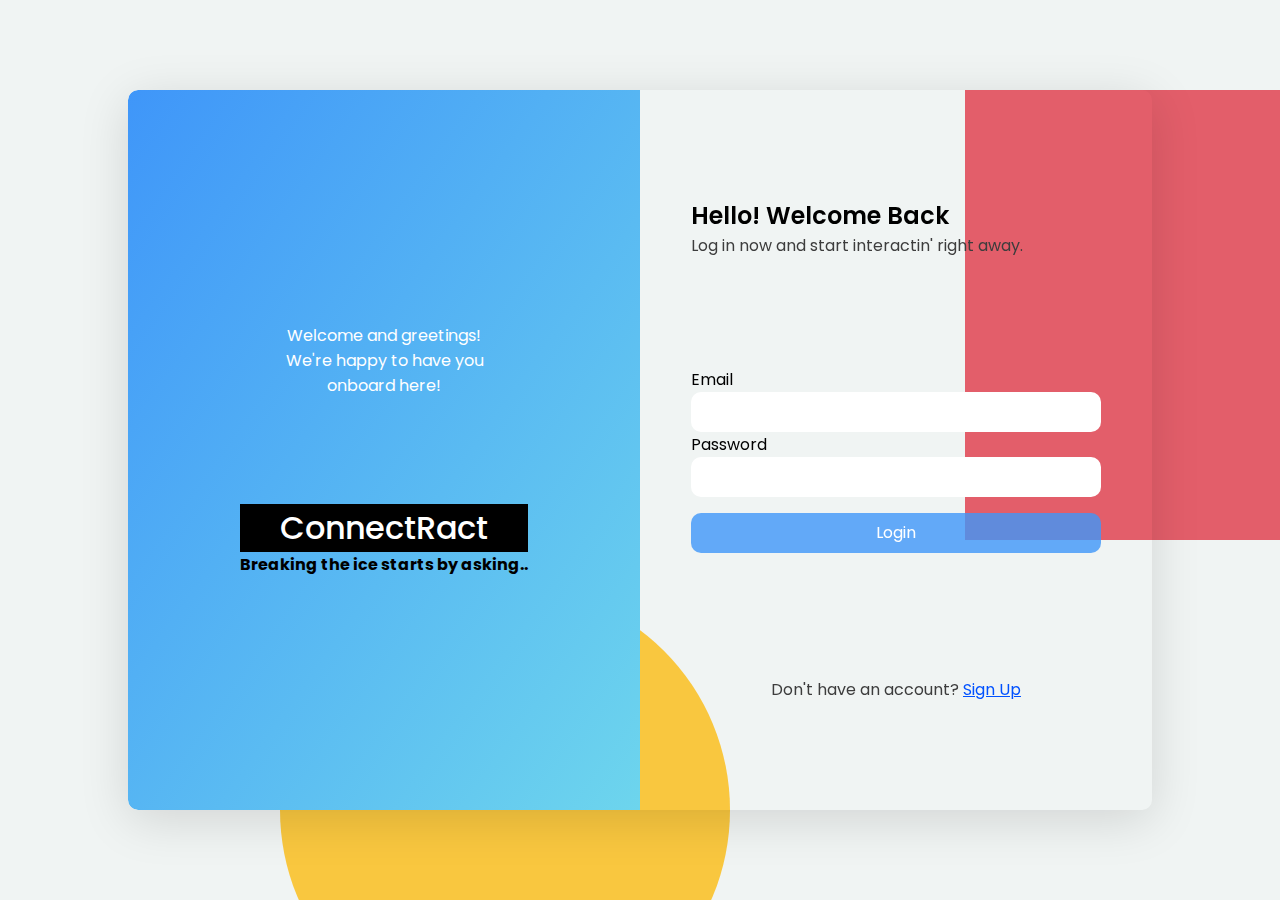
<file: index.html>
<!DOCTYPE html>
<html lang="en">

<head>
    <meta charset="UTF-8">
    <meta http-equiv="X-UA-Compatible" content="IE=edge">
    <meta name="viewport" content="width=device-width, initial-scale=1.0">
    <link rel="preconnect" href="https://fonts.googleapis.com">
    <link rel="preconnect" href="https://fonts.gstatic.com" crossorigin>
    <link href="https://fonts.googleapis.com/css2?family=Poppins:wght@100;200;300;400;500;600;700;800;900&display=swap"
        rel="stylesheet">
    <link rel="stylesheet" href="index.css">
    <title>ConnectRact - Login</title>
</head>

<body>
    <div class="main">
        <div class="circle"></div>
        <div class="rect"></div>
        <div class="container">
            <div class="message-box">
                <div class="inner">
                    <div class="message">
                        <p>Welcome and greetings!<br>We're happy to have you onboard here!</p>
                    </div>
                    <div>
                        <h1 class="logo">ConnectRact</h1>
                        <h4>Breaking the ice starts by asking..</h4>
                    </div>
                </div>

            </div>
            <div id="login">
                <div>
                    <h2>Hello!
                        <span>Welcome Back<span>
                    </h2>
                    <p>Log in now and start interactin' right away.</p>
                </div>
                <div>
                    <form action="home.html">
                        <label>Email<br><input type="email" required></label>
                        <label>Password<br><input type="password" required></label>
                        <input type="submit" value="Login">
                    </form>
                </div>
                <span>
                    <p>Don't have an account? <span id="shift">Sign Up</span></p>
                </span>

            </div>
            <div id="signup">
                <div>
                    <h2>Hey, There!<span></h2>
                    <p>Let's fire up the interaction.</p>
                </div>
                <form action="home.html">
                    <div><label>Name<br><input type="search" required><label></div>
                    <div><label>University<br><input list="univs" required>
                            <datalist id="univs">
                                <option value="Indian Institute of Technology (IIT), Madras">
                                <option value="National Institute of Technology (NIT), Trichy">
                                <option value="SRM University, Delhi">
                                <option value="Delhi Technical University, DTU">
                                <option value="Sant Longowal Institute of Engineering & Technology (SLIET), Punjab">
                            </datalist><label>
                    </div>
                    <div class="email"><label>Email<br><input type="email" required><label></div>
                    <div class="passwd"><label>Password<br><input type="password" required><label></div>
                    <input type="submit" value="Sign Up">
                </form>
                <span>
                    <p>Already a member? <span id="unshift">Log In</span></p>
                </span>
            </div>
        </div>
    </div>
</body>
<script>
    shift.onclick = () => {
        signup.style.transform = "translate(-100%)"
        login.style.transform = "translate(0,-100%)"
        if (window.innerWidth <= 768) {
            signup.style.transform = "translate(0,-100%)"
            login.style.transform = "translate(-100%)"
        }
    }
    unshift.onclick = () => {
        signup.style.transform = "translate(0)"
        login.style.transform = "translate(0)"
    }
</script>

</html>
</file>
<file: index.css>
* {
	margin: 0;
	padding: 0;
	box-sizing: border-box;
	font-family: 'Poppins', sans-serif;
}

body {
	background-color: rgb(240, 244, 243);
	user-select: none;
}

.main {
	min-height: 100vh;
	width: 100vw;
	display: grid;
	place-items: center;
}

.container {
    background-color: rgba(255, 255, 255, 0);
	min-height: 80vh;
	overflow: hidden;
	width: 80vw;
	z-index: 1;
	display: flex;
	border-radius: 10px;
	box-shadow: 0 10px 50px rgba(0, 0, 0, 0.13);
}

.message-box {
	z-index: 2;
	flex: 1 0 50%;
	background-image: linear-gradient(to bottom right, rgba(63, 150, 249), #6dd5ed);
	text-align: center;
	display: grid;
	border-radius: 10px 0 0 10px;
	place-items: center;
}

.inner {
	height: 50%;
	display: flex;
	align-items: center;
	flex-direction: column;
	justify-content: space-around;
}

.message {
	width: 70%;
}

h4 {
	color: rgb(255, 255, 255);
	color: black;
}

p {
	color: rgb(61, 61, 61);
}

.message p {
	color: rgb(255, 255, 255);
}

h2 {
	font-weight: 600;
}

.logo {
	color: white;
    font-weight: 500;
	background-color: black;
}

#login,
#signup {
	flex: 1 0 50%;
	display: flex;
	flex-direction: column;
    background-color:rgba(255, 255, 255, 0);
	justify-content: space-evenly;
	padding: 0 5%;
	transition: transform 0.7s;
}

input {
	border: none;
	border-radius: 10px;
	background-color:rgb(255, 255, 255);
	padding: 10px 1ch;
	width: 100%;
	outline: none;
}

input[type="submit"] {
	cursor: pointer;
	color: white;
	font-size: 1rem;
	width: 100%;
	padding: 7.5px;
	border-radius: 10px;
	text-align: center;
	background-color: rgba(63, 150, 249, 0.8);
	margin: 1rem 0;
	transition: background-color 0.3s;
}

input[type="submit"]:hover,
input[type="submit"]:active {
	background-color: rgba(42, 96, 158, 0.8);
}

span {
	text-align: center;
	white-space: nowrap;
}

.circle {
	height: 50vh;
	width: 50vh;
	background-color: #F9C73F;
	position: fixed;
	border-radius: 50%;
	bottom: 0;
	transform: translate(-30%, 30%);
}

.rect {
	height: 50vh;
	width: 50vh;
	background-color: rgb(227, 94, 106);
	position: fixed;
	right: 0;
	transform: translate(30%, -30%);
}

#shift,
#unshift {
	color: rgb(0, 81, 255);
	text-decoration: underline;
	cursor: pointer;
}

@media screen and (max-width:768px) {
	.container {
		margin: 20vh 0;
		height: 90%;
		flex-direction: column;
	}
	#login {
		padding: 0 10%;
	}
	.inner {
		padding: 0 10px;
		height: 80%;
	}
}

@media screen and (max-width:375px) {
	#shift {
		display: block;
	}
}
</file>
